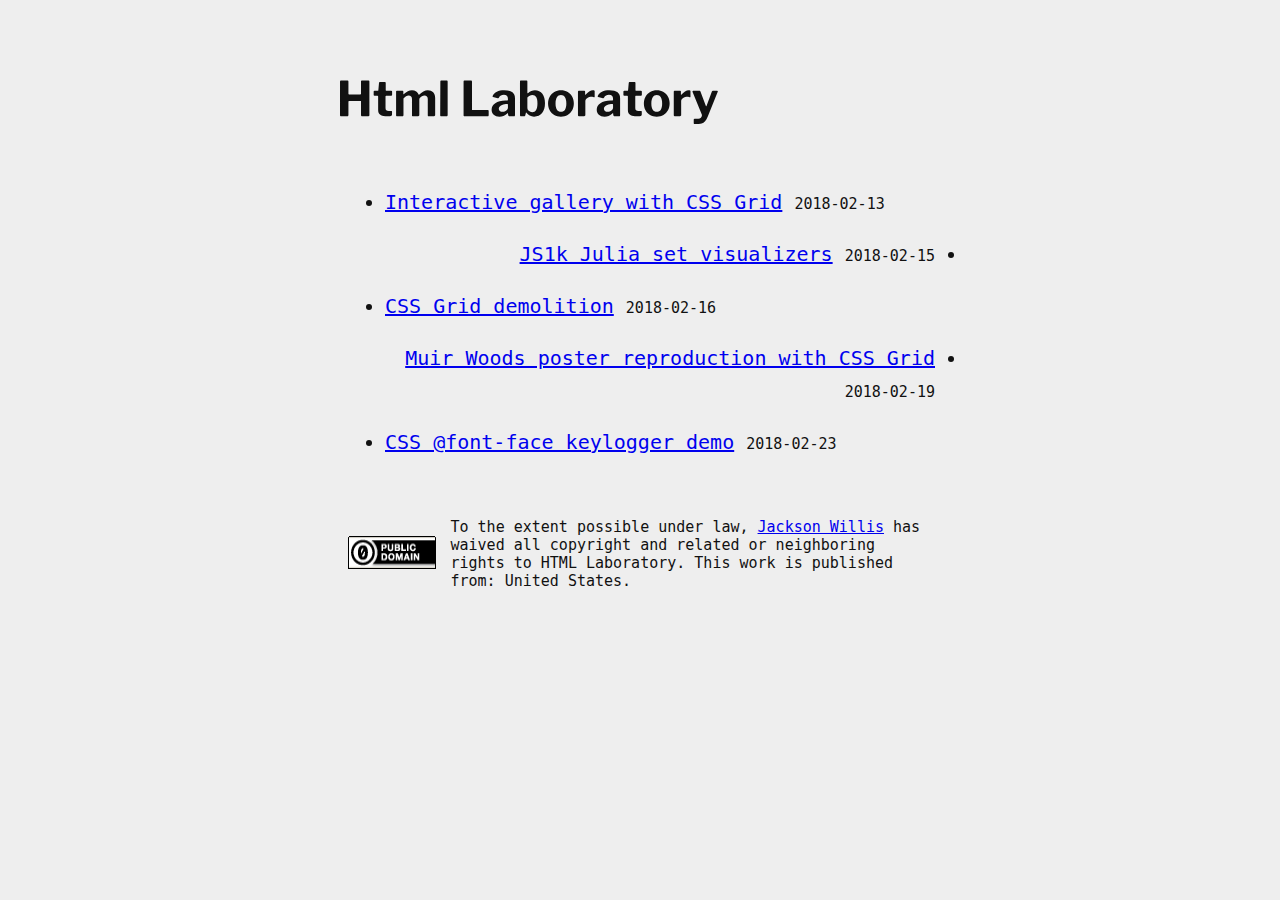
<file: index.html>
<!DOCTYPE html>
<html lang="en-US" xmlns:dct="http://purl.org/dc/terms/" xmlns:vcard="http://www.w3.org/2001/vcard-rdf/3.0#">
<head>
  <meta charset="UTF-8">
  <title>HTML Laboratory » attac.us</title>
  <meta name="viewport" content="width=device-width, initial-scale=1">
  <style>
    html {
      background: #eeeeee;
      color: #111111;
      font: 16px/22px Inconsolata, Consolas, "Lucida Console", "Fira Mono", "Droid Sans Mono", "Ubuntu Mono", monospace;
    }

    body {
      padding: 1em;
      max-width: 600px;
      margin: auto;
    }

    header,
    main,
    footer {
      margin: 2em 0;
    }

    main {
      padding: 0 0.25em;
    }

    header img {
      max-width: 75%;
      height: auto;
    }

    @media (min-width: 800px) {
      html {
        font-size: 20px;
        line-height: 32px;
      }

      body {
        width: 600px;
      }

      header,
      main,
      footer {
        margin: 3em 0;
      }
    }

    li {
      margin: 1em 0;
    }

    li:nth-child(2n) {
      text-align: right;
      direction: rtl;
    }

    li time,
    footer {
      font-size: 75%;
      line-height: 1.2;
    }

    footer {
      display: flex;
      align-items: center;
    }

    footer > * {
      margin: 0 0.5em;
    }
  </style>
</head>
<body>

<header>
  <h1>
    <a href="."><img alt="HTML Laboratory" src="images/html-laboratory.svg" width="378" height="44"></a>
  </h1>
</header>

<main>
  <ul>
    <li><a href="demos/grid-gallery.html">Interactive gallery with CSS Grid</a>
      <time>2018-02-13</time>
    </li>
    <li><a href="demos/julia.html">JS1k Julia set visualizers</a>
      <time>2018-02-15</time>
    </li>
    <li><a href="demos/demolition.html">CSS Grid demolition</a>
      <time>2018-02-16</time>
    </li>
    <li><a href="demos/muir-woods-oak.html">Muir Woods poster reproduction with CSS Grid</a>
      <time>2018-02-19</time>
    </li>
    <li><a href="demos/css-keylogger.html">CSS @font-face keylogger demo</a>
      <time>2018-02-23</time>
    </li>
  </ul>
</main>

<footer>
  <a rel="license" href="https://creativecommons.org/publicdomain/zero/1.0/">
    <img src="images/cc0.png" alt="CC0" width="88" height="33">
  </a>

  <p>
    To the extent possible under law,
    <a rel="dct:publisher" href="https://www.attac.us">Jackson Willis</a>
    has waived all copyright and related or neighboring rights to
    <span property="dct:title">HTML Laboratory</span>.
    This work is published from:
    <span property="vcard:Country" datatype="dct:ISO3166" content="US">United States</span>.
  </p>
</footer>

</body>
</html>
</file>
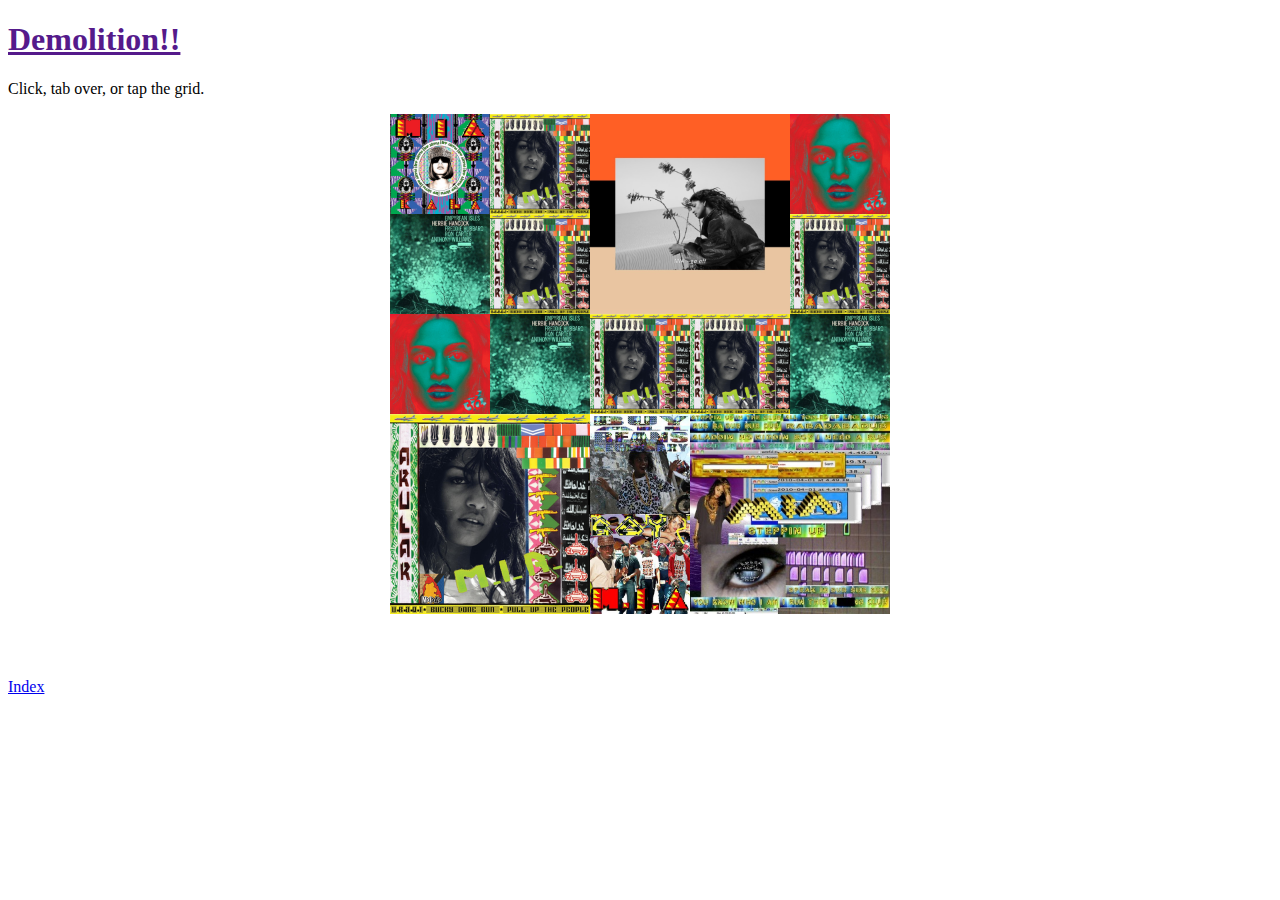
<file: demos/demolition.html>
<!DOCTYPE html>
<html lang="en-US">
<head>
  <meta charset="UTF-8">
  <meta name="viewport" content="width=device-width, initial-scale=1">
  <link rel="index" title="HTML Laboratory" href="..">

  <title>Demolition!! » HTML Laboratory » attac.us</title>

  <style>
    @supports (display: grid) {

      aside.fallback-warning {
        display: none;
      }

      .reflow {
        margin: auto;
        width: 90vw;
        height: 90vw;

        overflow: hidden;

        display: grid;
        grid-template-columns: repeat(5, 1fr);
        grid-auto-flow: dense;

        transition: grid-gap 2s;
      }

      @media (min-width: 556px /* = 500px / .90 */) {
        .reflow {
          width: 500px;
          height: 500px;
        }
      }

      .reflow img {
        width: 100%;
        height: auto;
        perspective: 50px;

        transition-property: margin-top, transform;
        transition-timing-function: ease-in-out;
        transition-duration: 1s;
      }

      .reflow .big {
        grid-column: span 2;
        grid-row: span 2;
      }

      .reflow:focus img:nth-child(8n + 0) {
        transform: translateY(100px);
      }

      .reflow:focus img:nth-child(8n + 1) {
        transform: translateY(200px) rotateZ(45deg);
      }

      .reflow:focus img:nth-child(8n + 2) {
        transform: rotateX(25deg) translateY(300px) rotateZ(-15deg);
      }

      .reflow:focus img:nth-child(8n + 3) {
        transform: rotateX(45deg) translateZ(50px) rotateZ(35deg);
      }

      .reflow:focus img:nth-child(8n + 4) {
        transform: rotateY(45deg) translateZ(200px) rotateZ(10deg);
      }

      .reflow:focus img:nth-child(8n + 5) {
        transform: rotateY(-25deg) translateZ(250px) rotateZ(-25deg);
      }

      .reflow:focus img:nth-child(8n + 6) {
        transform: rotateX(45deg) translateZ(100px) rotateZ(10deg);
      }

      .reflow:focus img:nth-child(8n + 7) {
        transform: rotateX(-45deg) translateY(450px) rotateZ(-15deg);
      }

      .reflow:focus img {
        position: relative;
        margin-top: 700px;
      }
    }

    nav {
      margin-top: 4em;
    }

  </style>
</head>
<body>

<header>
  <h1><a href="">Demolition!!</a></h1>
  <p>Click, tab over, or tap the grid.</p>
</header>

<aside aria-hidden="true" class="fallback-warning">
  <strong>This example does not support your browser, sorry.</strong>
</aside>

<main class="reflow" tabindex="0">
  <img alt="Album art: Kala by MIA" src="../images/albums/MIA_Kala.png">
  <img alt="Album art: Arular by MIA" src="../images/albums/MIA_Arular.png">
  <img alt="Single art: Go Off by MIA" src="../images/albums/MIA_Go-Off.png" class="big">
  <img alt="Album art: Matangi by MIA" src="../images/albums/MIA_Matangi.png">
  <img alt="Album art: Empyrean Isles by Herbie Hancock" src="../images/albums/Herbie-Hancock_Empyrean-Isles.png">
  <img alt="Album art: Arular by MIA" src="../images/albums/MIA_Arular.png">
  <img alt="Album art: Arular by MIA" src="../images/albums/MIA_Arular.png">
  <img alt="Album art: Matangi by MIA" src="../images/albums/MIA_Matangi.png">
  <img alt="Album art: Empyrean Isles by Herbie Hancock" src="../images/albums/Herbie-Hancock_Empyrean-Isles.png">
  <img alt="Album art: Arular by MIA" src="../images/albums/MIA_Arular.png">
  <img alt="Album art: Arular by MIA" src="../images/albums/MIA_Arular.png">
  <img alt="Album art: Empyrean Isles by Herbie Hancock" src="../images/albums/Herbie-Hancock_Empyrean-Isles.png">
  <img alt="Album art: Arular by MIA" src="../images/albums/MIA_Arular.png" class="big">
  <img alt="Single art: Bird Flu by MIA" src="../images/albums/MIA_Bird-Flu.jpg">
  <img alt="Single art: Steppin' Up by MIA" src="../images/albums/MIA_Steppin-Up.jpg" class="big">
  <img alt="Single art: Boyz by MIA" src="../images/albums/MIA_Boyz.jpg">
</main>

<nav>
  <a rel="index" title="HTML Laboratory" href="..">Index</a>
</nav>

</body>
</html>
</file>
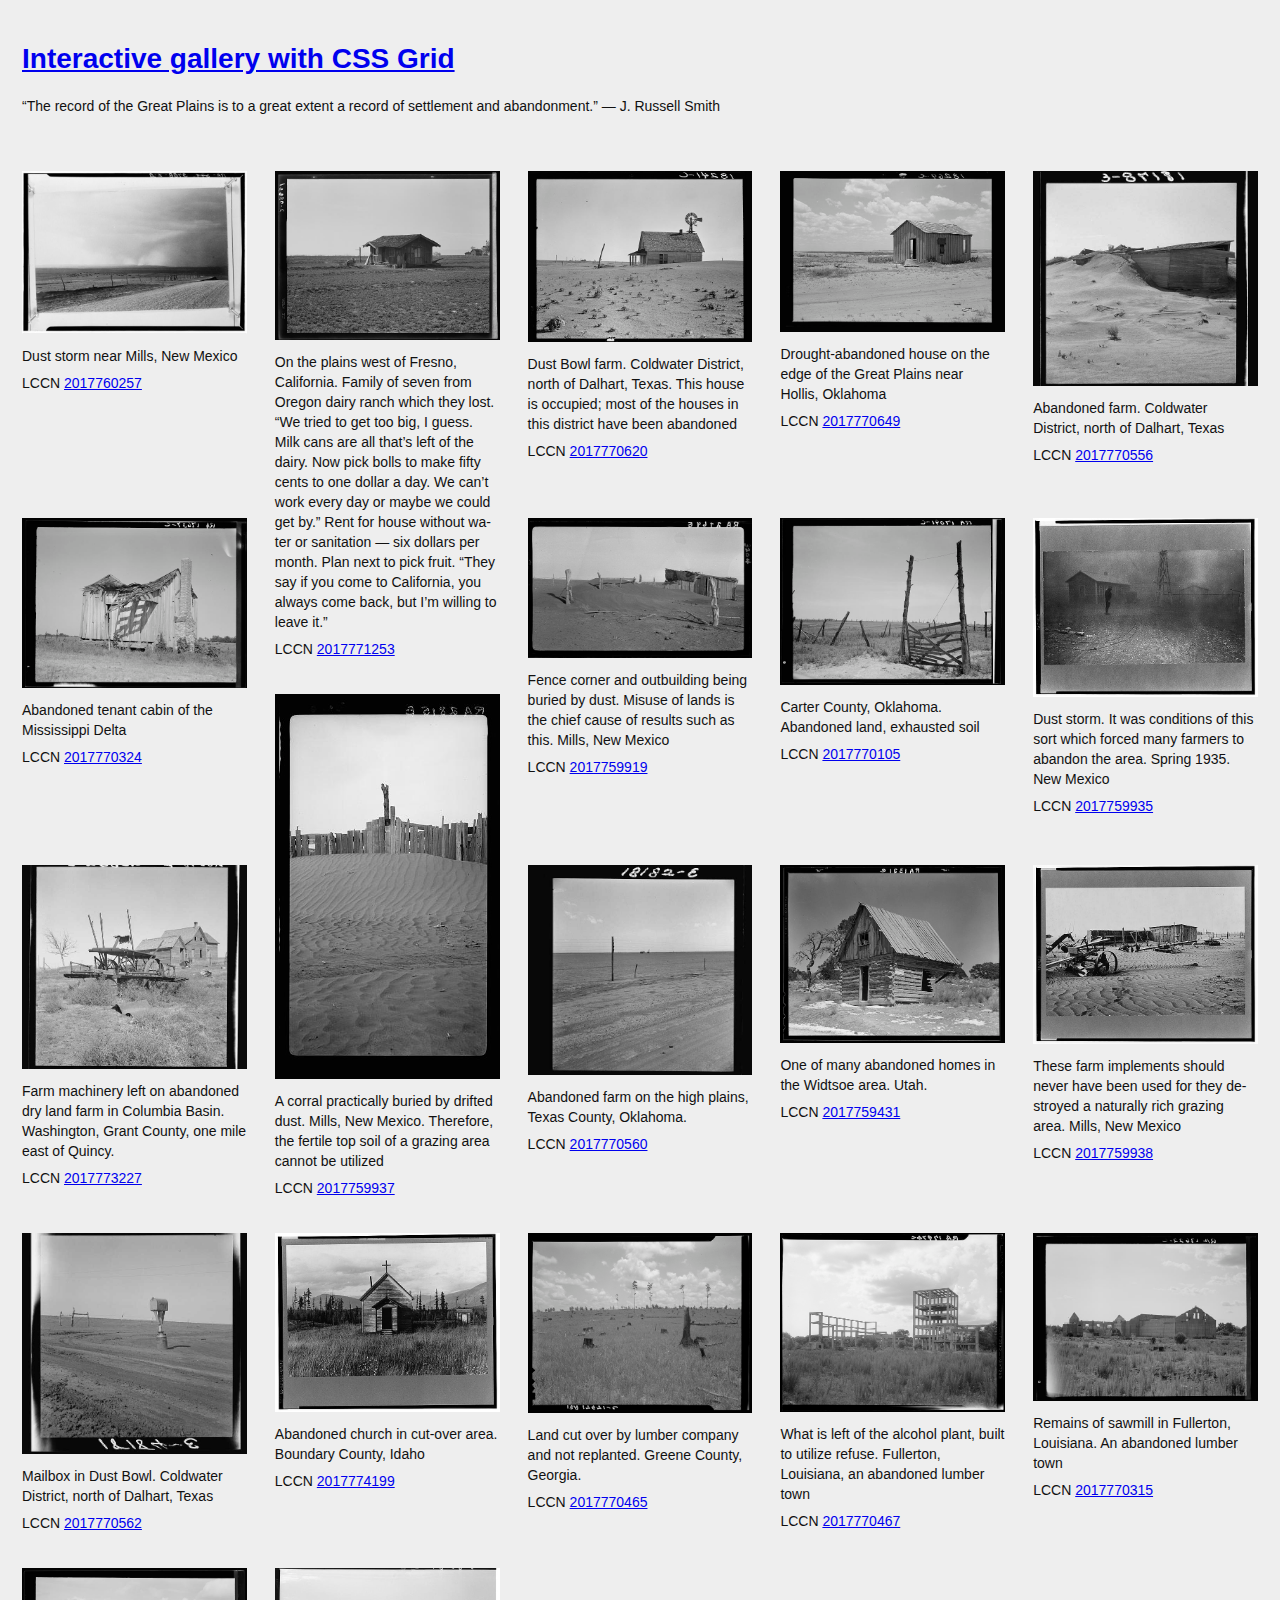
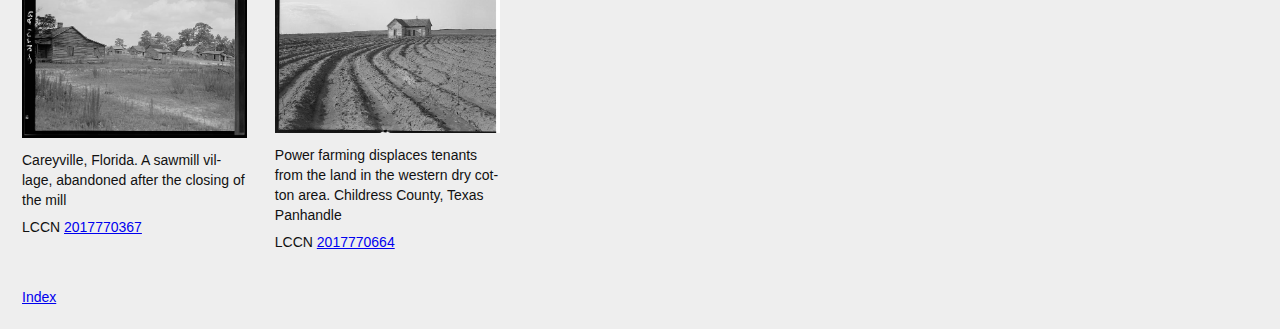
<file: demos/grid-gallery.html>
<!DOCTYPE html>
<html lang="en-US">
  <head>
    <meta charset="UTF-8">
    <meta name="viewport" content="width=device-width, initial-scale=1">
    <link rel="index" title="HTML Laboratory" href="../">

    <title>Interactive gallery with CSS Grid » HTML Laboratory » attac.us</title>

    <style>

      /* Typography */

      body {
        background: #eeeeee;
        color: #111111;
        font: 14px/20px "PT Sans", "Droid Sans", Corbel, "Fira Sans", Ubuntu, "Lucida Grande", Tahoma, sans-serif;
        padding: 1em;
      }

      p {
        margin: 0.5em 0;
        hyphens: auto;
      }

      h1 {
        line-height: 1.3;
      }

      /* Float-based fallback layout */

      .gallery img {
        max-width: 300px;
        max-height: 200px;

        margin: auto;
      }

      .gallery figure {
        height: 400px;
        width: 400px;
        float: left;
        margin: 1em;
      }

      .gallery + * {
        clear: both;
      }

      /* Grid-based layout */

      @supports(display: grid) {

        aside.fallback-warning {
          visibility: hidden;
        }

        .gallery {
          margin: 2em 0;
          display: grid;
          grid-gap: 2em;
          grid-template-columns: repeat(auto-fill, minmax(200px, 1fr));
          grid-auto-rows: minmax(100px, auto);
          grid-auto-flow: dense;
        }

        .gallery figure {
          width: initial;
          height: initial;

          margin: 0;
          grid-column: span 1;
          grid-row: span 2;
        }

        .gallery figure.tall {
          grid-row: span 3;
        }

        .gallery img {
          max-width: 100%;
          max-height: 100%;
        }

        .gallery figure:target {
          grid-column: 1 / -1;
          grid-row: 1;

          display: grid;
          grid-template-columns: 1fr 200px;
          align-items: start;
          grid-gap: 1em;

          height: 400px;
          margin: 1em auto;
        }

        .gallery figure:target img {
          max-height: 400px;
        }

      }

    </style>
  </head>
  <body>

    <header>
      <h1><a href="#">Interactive gallery with CSS Grid</a></h1>
      <p>“The record of the Great Plains is to a great extent a record of settlement and abandonment.” — J. Russell Smith</p>
    </header>

    <aside aria-hidden="true" class="fallback-warning">
      <strong>This example does not support your browser, sorry.</strong>
    </aside>

    <main class="gallery">
      <figure id="dust-storm-near-mills-new-mexico">
        <a href="#dust-storm-near-mills-new-mexico">
          <img alt="Dust storm sweeping over farmland" src="../images/lange/dust-storm-near-mills-new-mexico.jpg">
        </a>
        <figcaption>
          <p>Dust storm near Mills, New Mexico</p>
          <p>LCCN <a href="https://lccn.loc.gov/2017760257">2017760257</a></p>
        </figcaption>
      </figure>

      <figure id="plains-west-of-fresno" class="tall">
        <a href="#plains-west-of-fresno">
          <img alt="Abandoned ranch house" src="../images/lange/plains-west-of-fresno.jpg">
        </a>
        <figcaption>
          <p>On the plains west of Fresno, California. Family of seven from Oregon dairy ranch which they lost. “We tried to get too big, I guess. Milk cans are all that’s left of the dairy. Now pick bolls to make fifty cents to one dollar a day. We can’t work every day or maybe we could get by.” Rent for house without water or sanitation — six dollars per month. Plan next to pick fruit. “They say if you come to California, you always come back, but I’m willing to leave it.”</p>
          <p>LCCN <a href="https://lccn.loc.gov/2017771253">2017771253</a></p>
        </figcaption>
      </figure>

      <figure id="dust-bowl-farm">
        <a href="#dust-bowl-farm">
          <img alt="Modest farm house surrounded by dust, nearby power lines" src="../images/lange/dust-bowl-farm.jpg">
        </a>
        <figcaption>
          <p>Dust Bowl farm. Coldwater District, north of Dalhart, Texas. This house is occupied; most of the houses in this district have been abandoned</p>
          <p>LCCN <a href="https://lccn.loc.gov/2017770620">2017770620</a></p>
        </figcaption>
      </figure>

      <figure id="drought-abandoned-house-hollis">
        <a href="#drought-abandoned-house-hollis">
          <img alt="Abandoned small house against dirt road" src="../images/lange/drought-abandoned-house-hollis.jpg">
        </a>
        <figcaption>
          <p>Drought-abandoned house on the edge of the Great Plains near Hollis, Oklahoma</p>
          <p>LCCN <a href="https://lccn.loc.gov/2017770649">2017770649</a></p>
        </figcaption>
      </figure>

      <figure id="abandoned-farm-coldwater">
        <a href="#abandoned-farm-coldwater">
          <img alt="Wall of dust pushes up against a dilapidated farm house" src="../images/lange/abandoned-farm-coldwater.jpg">
        </a>
        <figcaption>
          <p>Abandoned farm. Coldwater District, north of Dalhart, Texas</p>
          <p>LCCN <a href="https://lccn.loc.gov/2017770556">2017770556</a></p>
        </figcaption>
      </figure>

      <figure id="abandoned-tenant-cabin-mississippi">
        <a href="#abandoned-tenant-cabin-mississippi">
          <img alt="Tenant farmer's cabin with caved-in roof" src="../images/lange/abandoned-tenant-cabin-mississippi.jpg">
        </a>
        <figcaption>
          <p>Abandoned tenant cabin of the Mississippi Delta</p>
          <p>LCCN <a href="https://lccn.loc.gov/2017770324">2017770324</a></p>
        </figcaption>
      </figure>

      <figure id="misuse">
        <a href="#misuse">
          <img alt="Fence corner and outbuilding being buried by dust" src="../images/lange/misuse.jpg">
        </a>
        <figcaption>
          <p>Fence corner and outbuilding being buried by dust. Misuse of lands is the chief cause of results such as this. Mills, New Mexico</p>
          <p>LCCN <a href="https://lccn.loc.gov/2017759919">2017759919</a></p>
        </figcaption>
      </figure>

      <figure id="carter-county">
        <a href="#carter-county">
          <img alt="Gate and broken fence before exhausted farmland" src="../images/lange/carter-county.jpg">
        </a>
        <figcaption>
          <p>Carter County, Oklahoma. Abandoned land, exhausted soil</p>
          <p>LCCN <a href="https://lccn.loc.gov/2017770105">2017770105</a></p>
        </figcaption>
      </figure>

      <figure id="dust-storm">
        <a href="#dust-storm">
          <img alt="Dust storm; man in foreground; buildings in background" src="../images/lange/dust-storm.jpg">
        </a>
        <figcaption>
          <p>Dust storm. It was conditions of this sort which forced many farmers to abandon the area. Spring 1935. New Mexico</p>
          <p>LCCN <a href="https://lccn.loc.gov/2017759935">2017759935</a></p>
        </figcaption>
      </figure>

      <figure id="corral-buried-by-dust" class="tall">
        <a href="#corral-buried-by-dust">
          <img alt="A corral practically buried by drifted dust." src="../images/lange/corral-buried-by-dust.jpg">
        </a>
        <figcaption>
          <p>A corral practically buried by drifted dust. Mills, New Mexico. Therefore, the fertile top soil of a grazing area cannot be utilized</p>
          <p>LCCN <a href="https://lccn.loc.gov/2017759937">2017759937</a></p>
        </figcaption>
      </figure>

      <figure id="farm-machinery">
        <a href="#farm-machinery">
          <img alt="Abandoned farm machinery on scrubby hill; farm house in background" src="../images/lange/farm-machinery.jpg">
        </a>
        <figcaption>
          <p>Farm machinery left on abandoned dry land farm in Columbia Basin. Washington, Grant County, one mile east of Quincy.</p>
          <p>LCCN <a href="https://lccn.loc.gov/2017773227">2017773227</a></p>
        </figcaption>
      </figure>

      <figure id="abandoned-farm-texas-county">
        <a href="#abandoned-farm-texas-county">
          <img alt="Abandoned farm house on the other side of an empty field" src="../images/lange/abandoned-farm-texas-county.jpg">
        </a>
        <figcaption>
          <p>Abandoned farm on the high plains, Texas County, Oklahoma.</p>
          <p>LCCN <a href="https://lccn.loc.gov/2017770560">2017770560</a></p>
        </figcaption>
      </figure>

      <figure id="abandoned-house-widtsoe">
        <a href="#abandoned-house-widtsoe">
          <img alt="Abandoned house with rear wall collapsed" src="../images/lange/abandoned-house-widtsoe.jpg">
        </a>
        <figcaption>
          <p>One of many abandoned homes in the Widtsoe area. Utah.</p>
          <p>LCCN <a href="https://lccn.loc.gov/2017759431">2017759431</a></p>
        </figcaption>
      </figure>

      <figure id="farm-implements">
        <a href="#farm-implements">
          <img alt="Disused farm implements resting on dust near a shack" src="../images/lange/farm-implements.jpg">
        </a>
        <figcaption>
          <p>These farm implements should never have been used for they destroyed a naturally rich grazing area. Mills, New Mexico</p>
          <p>LCCN <a href="https://lccn.loc.gov/2017759938">2017759938</a></p>
        </figcaption>
      </figure>

      <figure id="mailbox-in-dust-bowl">
        <a href="#mailbox-in-dust-bowl">
          <img alt="Mailbox in foreground; Dirt road intersection in midground; fence in background" src="../images/lange/mailbox-in-dust-bowl.jpg">
        </a>
        <figcaption>
          <p>Mailbox in Dust Bowl. Coldwater District, north of Dalhart, Texas</p>
          <p>LCCN <a href="https://lccn.loc.gov/2017770562">2017770562</a></p>
        </figcaption>
      </figure>

      <figure id="abandoned-church">
        <a href="#abandoned-church">
          <img alt="Small abandoned church; few conifers, mountains in background" src="../images/lange/abandoned-church.jpg">
        </a>
        <figcaption>
          <p>Abandoned church in cut-over area. Boundary County, Idaho</p>
          <p>LCCN <a href="https://lccn.loc.gov/2017774199">2017774199</a></p>
        </figcaption>
      </figure>

      <figure id="land-cut-over">
        <a href="#land-cut-over">
          <img alt="Few stumps atop grassy hill" src="../images/lange/land-cut-over.jpg">
        </a>
        <figcaption>
          <p>Land cut over by lumber company and not replanted. Greene County, Georgia.</p>
          <p>LCCN <a href="https://lccn.loc.gov/2017770465">2017770465</a></p>
        </figcaption>
      </figure>

      <figure id="alcohol-plant">
        <a href="#alcohol-plant">
          <img alt="Square-patterned frame of abandoned alcohol refinery, surrounded by knee-high forbs" src="../images/lange/alcohol-plant.jpg">
        </a>
        <figcaption>
          <p>What is left of the alcohol plant, built to utilize refuse. Fullerton, Louisiana, an abandoned lumber town</p>
          <p>LCCN <a href="https://lccn.loc.gov/2017770467">2017770467</a></p>
        </figcaption>
      </figure>

      <figure id="remains-of-sawmill">
        <a href="#remains-of-sawmill">
          <img alt="Abandoned sawmill missing its roof" src="../images/lange/remains-of-sawmill.jpg">
        </a>
        <figcaption>
          <p>Remains of sawmill in Fullerton, Louisiana. An abandoned lumber town</p>
          <p>LCCN <a href="https://lccn.loc.gov/2017770315">2017770315</a></p>
        </figcaption>
      </figure>

      <figure id="careyville">
        <a href="#careyville">
          <img alt="Careyville, Florida, a ghost town" src="../images/lange/careyville.jpg">
        </a>
        <figcaption>
          <p>Careyville, Florida. A sawmill village, abandoned after the closing of the mill</p>
          <p>LCCN <a href="https://lccn.loc.gov/2017770367">2017770367</a></p>
        </figcaption>
      </figure>

      <figure id="power-farming-displaces-tenants">
        <a href="#power-farming-displaces-tenants">
          <img alt="Barn surrounded by plowed-out field" src="../images/lange/power-farming-displaces-tenants.jpg">
        </a>
        <figcaption>
          <p>Power farming displaces tenants from the land in the western dry cotton area. Childress County, Texas Panhandle</p>
          <p>LCCN <a href="https://lccn.loc.gov/2017770664">2017770664</a></p>
        </figcaption>
      </figure>

    </main>

    <footer>
      <a rel="index" title="HTML Laboratory" href="../">Index</a>
    </footer>

  </body>
</html>
</file>
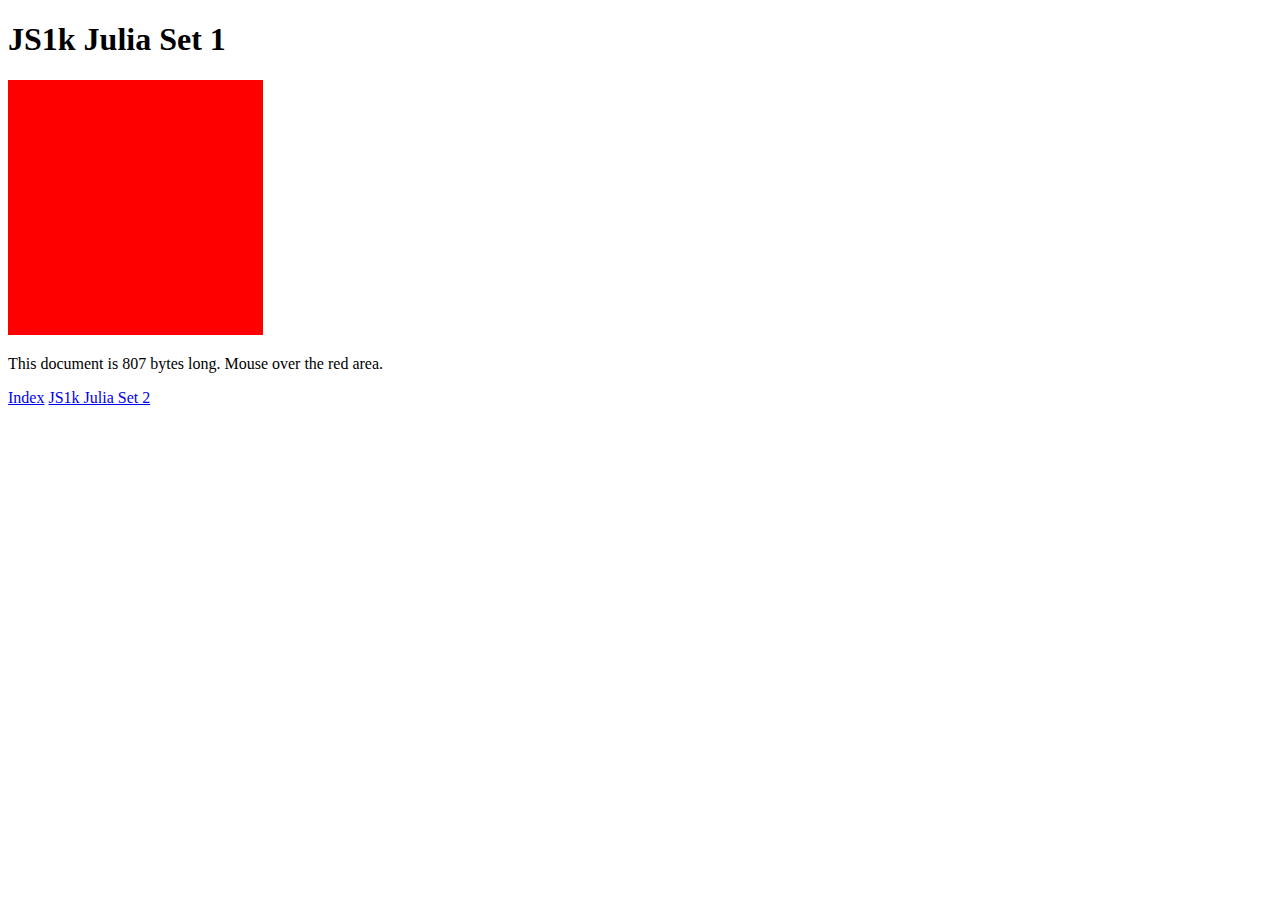
<file: demos/julia.html>
<!DOCTYPE html><html><head><title>JS1k Julia Set 1 > HTML Laboratory > attac.us</title><script>window.onload=function(){var n=Date,b=document.body.children[1],q=b.getContext("2d"),B=b.height=b.width=255,r=q.createImageData(B,B),f=r.data,l=0,t=T=new n,v;b.onmousemove=function(a){if(!(l||(T=new n)-50<t)){l=1;v=a.clientX-b.offsetLeft;o=a.clientY-b.offsetTop;for(a=y=H=I=j=i=0;a<B;a++)for(y=0;y<B;y++){H=a/B*2-1;I=y/B*2-1;for(var g=H,h=I,u=c=p=m=0;25>m&&4>(c=g*g)+(u=h*h);++m)p=2*g*h,g=c-u+(v/B-1),h=p+(o/B-1);j=9*m;f[i++]=f[i++]=f[i++]=j;f[i++]=B}q.putImageData(r,0,0);l=0;t=T}}}</script></head><h1>JS1k Julia Set 1</h1><canvas style=background:red></canvas><p>This document is 807 bytes long. Mouse over the red area.</p><nav><a href=..>Index</a> <a href=julia2.html>JS1k Julia Set 2</a></nav></body></html>
</file>
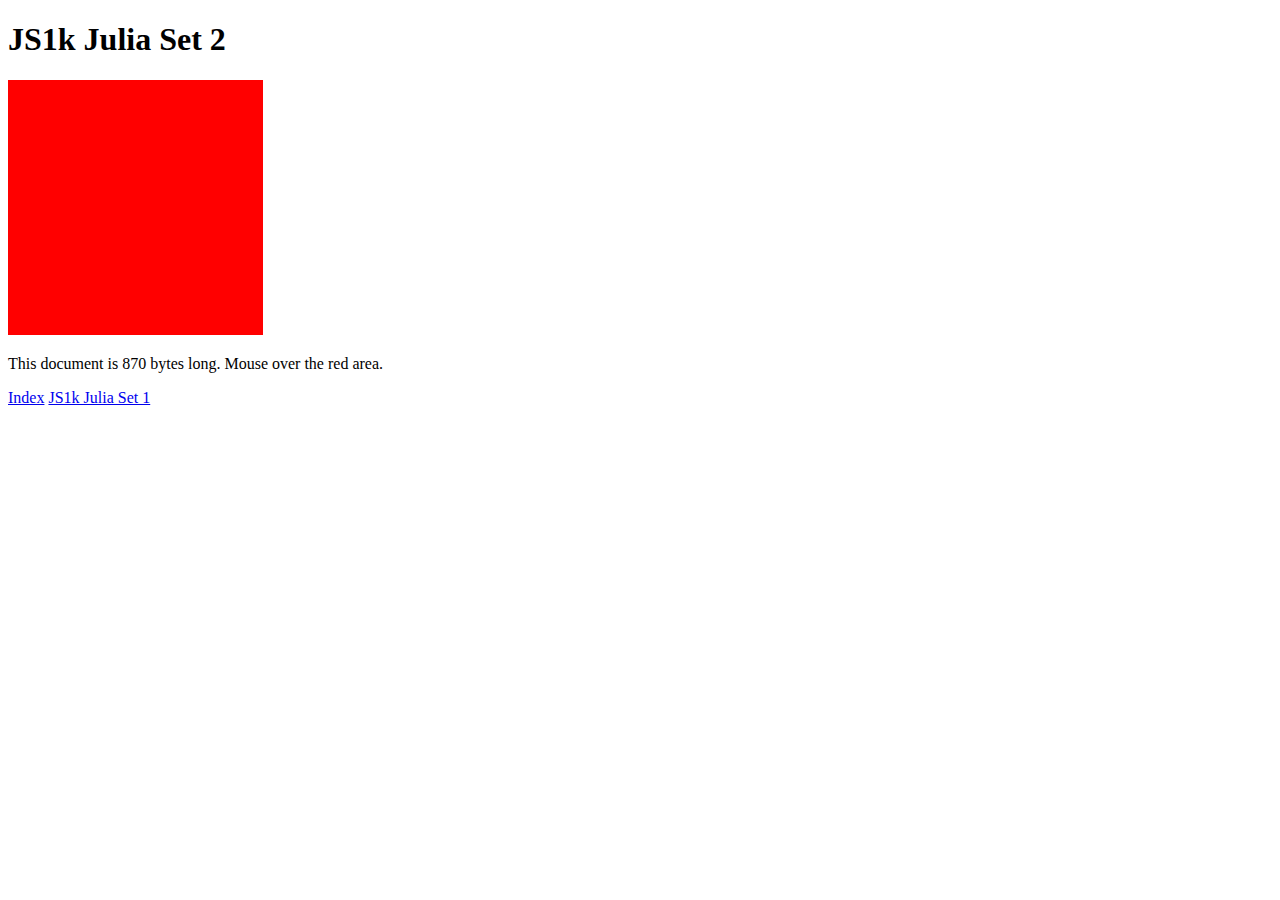
<file: demos/julia2.html>
<!DOCTYPE html><html><head><title>JS1k Julia Set 2 > HTML Laboratory > attac.us</title><script>window.onload=function(){var k=document.body.children[1],B=255,r=k.getContext("2d"),t=f=1,l=2,m=5,u=4,v=Math.pow;k.onmousemove=function(b){X=b.clientX;Y=b.clientY;if(f&&15<new Date-t){f=0;l=9*Math.log((X-k.clientLeft)/B+1.1);m=(Y-k.clientTop)/B*15+3;u=(Y+X)/510*4+.2;b=r.createImageData(B,B);for(var c=b.data,d=n=0,g,h;B>n;n++)for(g=0;B>g;g++){for(var a=e=f=h=0,w;h<m&&(f=v(a,l))+(w=v(e,l))<u;++h)e=2*e*a+n/B,a=f-w+g/B;a=1-(a*a+e*e)/2;c[d++]=B*(a*a*2|0)/2;c[d++]=0;c[d++]=B*h/m;c[d++]=B}r.putImageData(b,0,0);t=new Date;f=1}}}</script></head><h1>JS1k Julia Set 2</h1><canvas height=255 width=255 style=background:red></canvas><p>This document is 870 bytes long. Mouse over the red area.</p><nav><a href=..>Index</a> <a href=julia.html>JS1k Julia Set 1</a></nav></body></html>
</file>
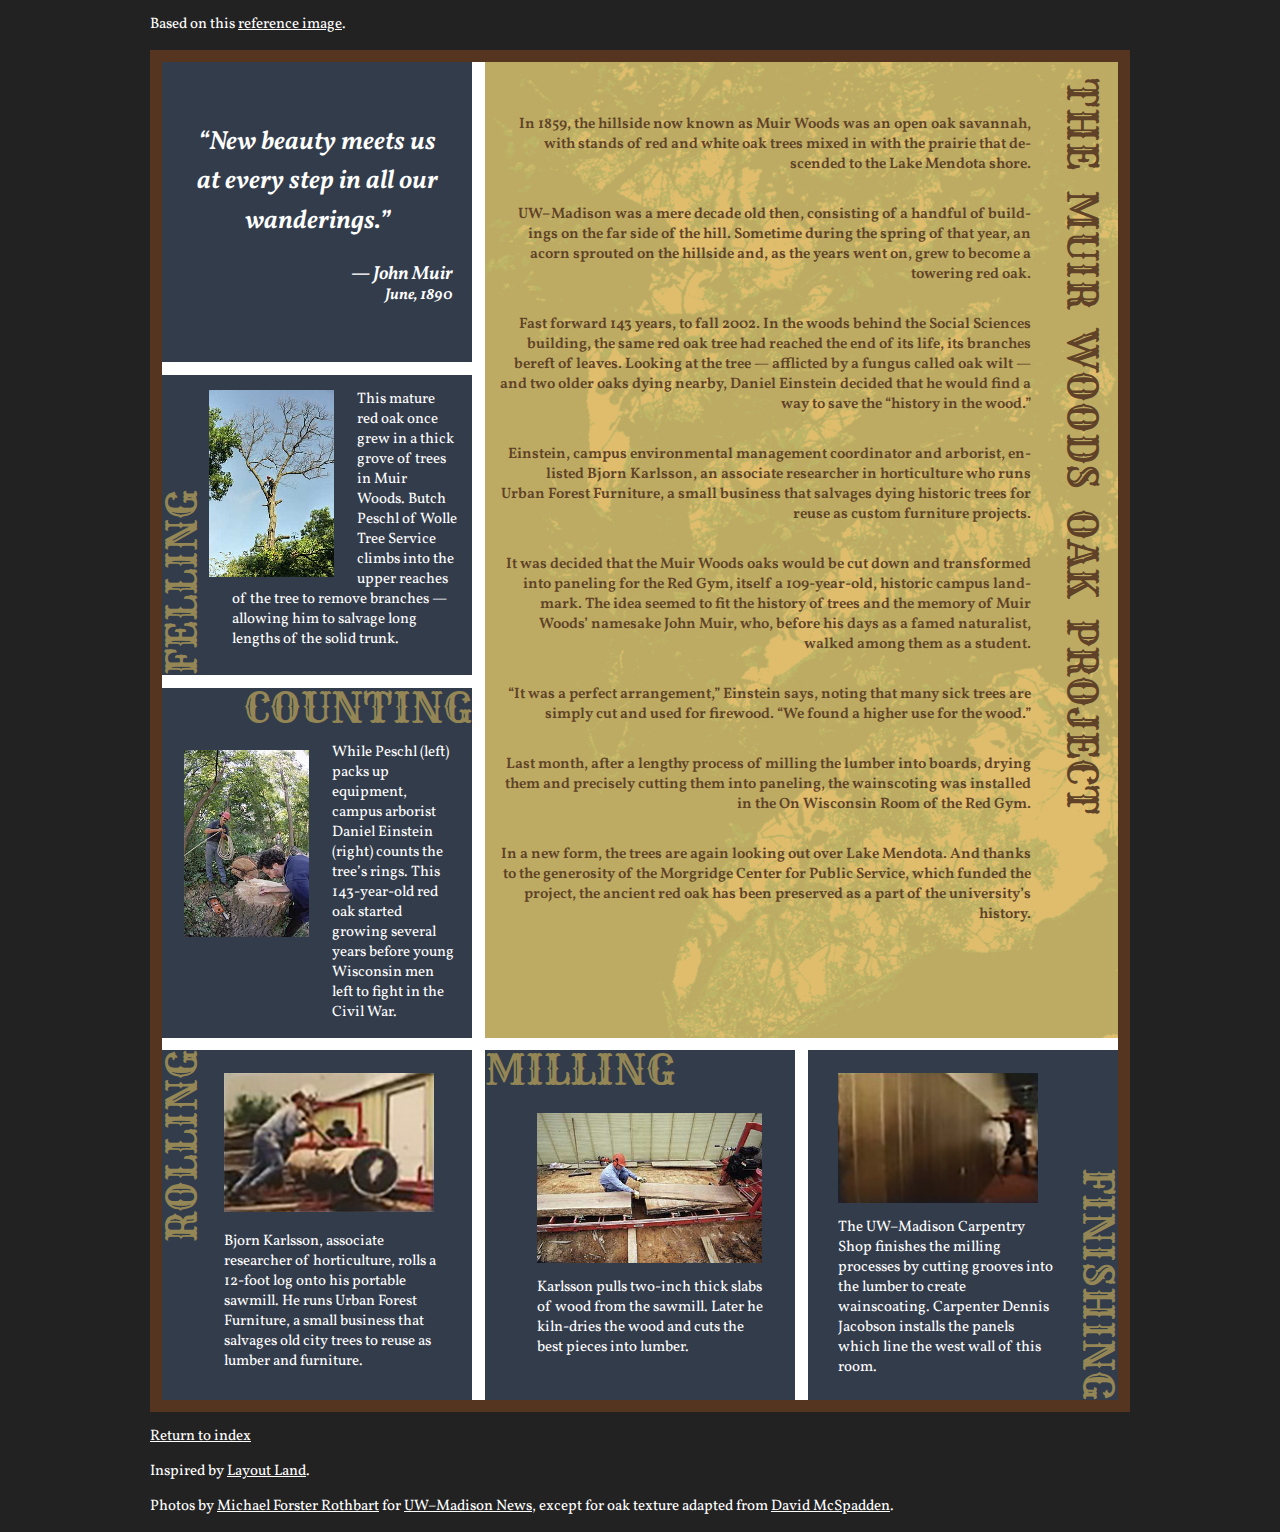
<file: demos/muir-woods-oak.html>
<!DOCTYPE html>
<html lang="en-US">
<head>
  <meta charset="UTF-8">
  <meta http-equiv="Referrer-Policy" content="no-referrer">
  <meta name="viewport" content="width=device-width, initial-scale=1">

  <title>Muir Woods Oak Project poster reproduction > HTML Laboratory > attac.us</title>

  <link rel="stylesheet" href="https://fonts.googleapis.com/css?family=Rye:400|Vollkorn:400,600,600i">
  <style>
    body {
      font: 400 15px/20px "Vollkorn", serif;

      background: #222;

      margin: 0 auto;
      width: 98vw;
    }

    h1, h2 {
      font: 400 40px/60px Rye, cursive;
      text-transform: uppercase;
      word-spacing: 10px;
    }

    h2 {
      color: #948755;
    }

    nav,
    .muir-woods {
      max-width: 980px;

      margin: 1em auto;
    }

    nav {
      text-align: center;
    }

    nav,
    nav a:link,
    nav a:visited {
      color: white;
    }

    .muir-woods {
      background: #bea260;

      box-sizing: border-box;
      border: 1vw solid #553520;
    }

    .muir-woods > * {
      background: #333c4b;
      color: white;

      margin: 0;
      padding: 1em;
    }

    .muir-woods figure img {
      display: block;
      margin: 1em auto;
    }

    .muir-woods .muir-quote {
      margin: 0;
    }

    .muir-woods .muir-quote p {
      font-style: italic;

      hyphens: none;

      margin: 0.5em 0;
      padding: 0 1em;
    }

    .muir-woods .muir-quote p:nth-child(1) {
      font-size: 175%;
      line-height: 1.5;

      text-align: center;
    }

    .muir-woods .muir-quote p:nth-child(2) {
      font-size: 125%;

      text-align: right;
    }

    .muir-woods .history {
      background: #bea260;
      color: #5f4227;

      font-weight: 600;

      hyphens: auto;
    }

    @supports (display: grid) {
      h1,
      h2 {
        margin: 0;
        padding: 0;
        line-height: 1;
      }

      .muir-woods {
        background: white;

        display: grid;
        grid-gap: 1vw;
        grid-template-columns: repeat(auto-fit, minmax(290px, 1fr));
        grid-auto-rows: minmax(300px, auto);
        grid-auto-flow: dense;
      }

      .muir-woods > * {
        padding: 0;
      }

      .muir-woods figure {
        display: grid;
        grid-auto-flow: dense;
      }

      .muir-woods figure img,
      .muir-woods figure figcaption {
        padding: 0.5em;
      }

      .muir-woods figure img {
        margin: 0;
      }

      /********/

      .muir-woods .muir-quote {
        font-weight: 600;

        display: flex;
        flex-direction: column;
        justify-content: center;
      }

      /********/

      .muir-woods .history {
        background-image: url(../images/muir-woods-oak/oak.png);
        background-position: center;

        display: grid;
        grid-template-columns: auto auto;
      }

      .muir-woods .history h1 {
        order: 2;

        writing-mode: vertical-rl;

        margin: 1rem;
      }

      .muir-woods .history main {
        margin-top: 2em;
      }

      .muir-woods .history p {
        text-align: right;

        padding: 0.5em 1em;
      }

      @media (min-width: 606px /* == 2 * (300px + 1vw)  */) {
        .muir-woods .history {
          grid-column: span 2;
        }
      }

      @media (min-width: 909px /* == 3 * (300px + 1vw) */) {
        nav {
          text-align: left;
        }

        .muir-woods .history {
          grid-row: span 3;
        }
      }

      /********/

      .muir-woods .felling {
        grid-template-columns: auto 1fr;

        padding: 0.5em 0.5em 0 0;
      }

      .muir-woods .felling h2 {
        writing-mode: vertical-rl;
        transform: rotate(180deg);
      }

      .muir-woods .felling img {
        float: left;

        max-width: 125px;
      }

      .muir-woods .felling figcaption {
        position: relative;
        left: 1em;

        margin: 0em 1em 1em 0.5em;
      }

      /********/

      .muir-woods .counting {
        grid-template-rows: auto 1fr;
        grid-template-columns: auto auto;
      }

      .muir-woods .counting h2 {
        text-align: right;

        grid-column: span 2;
      }

      .muir-woods .counting img {
        max-width: 125px;

        margin: 1em 1em 0.5em 1em;
      }

      .muir-woods .counting figcaption {
        padding: 1em 1em 1em 0;
      }

      /********/

      .muir-woods .rolling {
        grid-template-columns: auto 1fr;
        grid-template-rows: auto auto;
      }

      .muir-woods .rolling h2 {
        grid-row: span 2;

        writing-mode: vertical-rl;
        text-align: right;

        transform: rotate(180deg);
      }

      .muir-woods .rolling img {
        max-width: 210px;

        margin: 1em 1em 0 1em;
      }

      .muir-woods .rolling figcaption {
        margin: 0 1em 1em 1em;
      }

      /********/

      .muir-woods .milling {
        grid-template-rows: auto auto 1fr;
      }

      .muir-woods .milling img {
        max-width: 225px;

        margin: 1em 1em 0 3em;
      }

      .muir-woods .milling figcaption {
        margin: 0 1em 1em 3em;
      }

      /********/

      .muir-woods .finishing {
        grid-template-columns: 1fr auto;
        grid-template-rows: auto auto;
      }

      .muir-woods .finishing h2 {
        grid-row: span 2;
        grid-column: -2 / -1;

        writing-mode: vertical-lr;
        text-align: right;
      }

      .muir-woods .finishing img {
        max-width: 200px;

        margin: 1em 1em 0 1.5em;
      }

      .muir-woods .finishing figcaption {
        margin: 0 1em 1em 1.5em;
      }

    }
  </style>
</head>
<body>

<nav>
  <p>
    Based on this <a href="../images/muir-woods-oak/reference.jpg">reference image</a>.
  </p>
</nav>

<article class="muir-woods">
  <blockquote class="muir-quote">
    <p>“New beauty meets us at every step in all our wanderings.”</p>
    <p>— John Muir<br><small>June, 1890</small></p>
  </blockquote>

  <section class="history">
    <h1>The Muir Woods Oak Project</h1>

    <main>
      <p>
        In 1859, the hillside now known as Muir Woods was an open oak savannah,
        with stands of red and white oak trees mixed in with the prairie that descended to the Lake Mendota shore.
      </p>

      <p>
        UW–Madison was a mere decade old then, consisting of a handful of buildings on the far side of the hill.
        Sometime during the spring of that year, an acorn sprouted on the hillside and, as the years went on, grew to become a towering red oak.
      </p>

      <p>
        Fast forward 143 years, to fall 2002.
        In the woods behind the Social Sciences building, the same red oak tree had reached the end of its life,
        its branches bereft of leaves.
        Looking at the tree — afflicted by a fungus called oak wilt — and two older oaks dying nearby,
        Daniel Einstein decided that he would find a way to save the “history in the wood.”
      </p>

      <p>
        Einstein, campus environmental management coordinator and arborist, enlisted Bjorn Karlsson,
        an associate researcher in horticulture who runs Urban Forest Furniture,
        a small business that salvages dying historic trees for reuse as custom furniture projects.
      </p>

      <p>
        It was decided that the Muir Woods oaks would be cut down and transformed into paneling for the Red Gym,
        itself a 109-year-old, historic campus landmark.
        The idea seemed to fit the history of trees and the memory of Muir Woods’ namesake John Muir,
        who, before his days as a famed naturalist, walked among them as a student.
      </p>

      <p>
        “It was a perfect arrangement,” Einstein says, noting that many sick trees are simply cut and used for firewood.
        “We found a higher use for the wood.”
      </p>

      <p>
        Last month, after a lengthy process of milling the lumber into boards,
        drying them and precisely cutting them into paneling, the wainscoting was installed in the On Wisconsin Room of the Red Gym.
      </p>

      <p>
        In a new form, the trees are again looking out over Lake Mendota.
        And thanks to the generosity of the Morgridge Center for Public Service, which funded the project,
        the ancient red oak has been preserved as a part of the university’s history.
      </p>
    </main>
  </section>

  <figure class="felling">
    <h2>Felling</h2>
    <div>
      <img alt="Photo of Butch Peschl in a tall oak tree, trimming branches" src="../images/muir-woods-oak/felling.jpg">
      <figcaption>
        This mature red oak once grew in a thick grove of trees in Muir Woods.
        Butch Peschl of Wolle Tree Service climbs into the upper reaches of the tree to remove branches —
        allowing him to salvage long lengths of the solid trunk.
      </figcaption>
    </div>
  </figure>

  <figure class="counting">
    <h2>Counting</h2>
    <img alt="Photo of people counting tree rings" src="../images/muir-woods-oak/counting.jpg">
    <figcaption>
      While Peschl (left) packs up equipment,
      campus arborist Daniel Einstein (right) counts the tree’s rings.
      This 143-year-old red oak started growing several years before
      young Wisconsin men left to fight in the Civil War.
    </figcaption>
  </figure>

  <figure class="rolling">
    <h2>Rolling</h2>
    <img alt="Photo of Bjorn Karlsson running logs through a portable sawmill" src="../images/muir-woods-oak/rolling.jpg">
    <figcaption>
      Bjorn Karlsson, associate researcher of horticulture,
      rolls a 12-foot log onto his portable sawmill.
      He runs Urban Forest Furniture,
      a small business that salvages old city trees
      to reuse as lumber and furniture.
    </figcaption>
  </figure>

  <figure class="milling">
    <h2>Milling</h2>
    <img alt="Photo of Bjorn Karlsson pulling wood from a sawmill" src="../images/muir-woods-oak/milling.jpg">
    <figcaption>
      Karlsson pulls two-inch thick slabs of wood from the sawmill.
      Later he kiln-dries the wood and cuts the best pieces into lumber.
    </figcaption>
  </figure>

  <figure class="finishing">
    <h2>Finishing</h2>
    <img alt="Photo of man installing wood panels" src="../images/muir-woods-oak/finishing.jpg">
    <figcaption>
      The UW–Madison Carpentry Shop finishes the milling processes
      by cutting grooves into the lumber to create wainscoating.
      Carpenter Dennis Jacobson installs the panels which line the west wall of this room.
    </figcaption>
  </figure>

</article>

<nav>
  <p><a href=".." rel="index">Return to index</a></p>
  <p>
    Inspired by <a href="https://www.youtube.com/channel/UC7TizprGknbDalbHplROtag">Layout Land</a>.
  </p>
  <p>
    Photos by
    <a href="https://mfrphoto.photoshelter.com/gallery-list">Michael Forster Rothbart</a>
    for <a href="https://news.wisc.edu/second-life-for-ancient-oak-trees/">UW–Madison News</a>,
    except for oak texture adapted from
    <a href="https://www.flickr.com/photos/familyclan/14716698428/">David McSpadden</a>.
  </p>
</nav>

</body>
</html>
</file>
